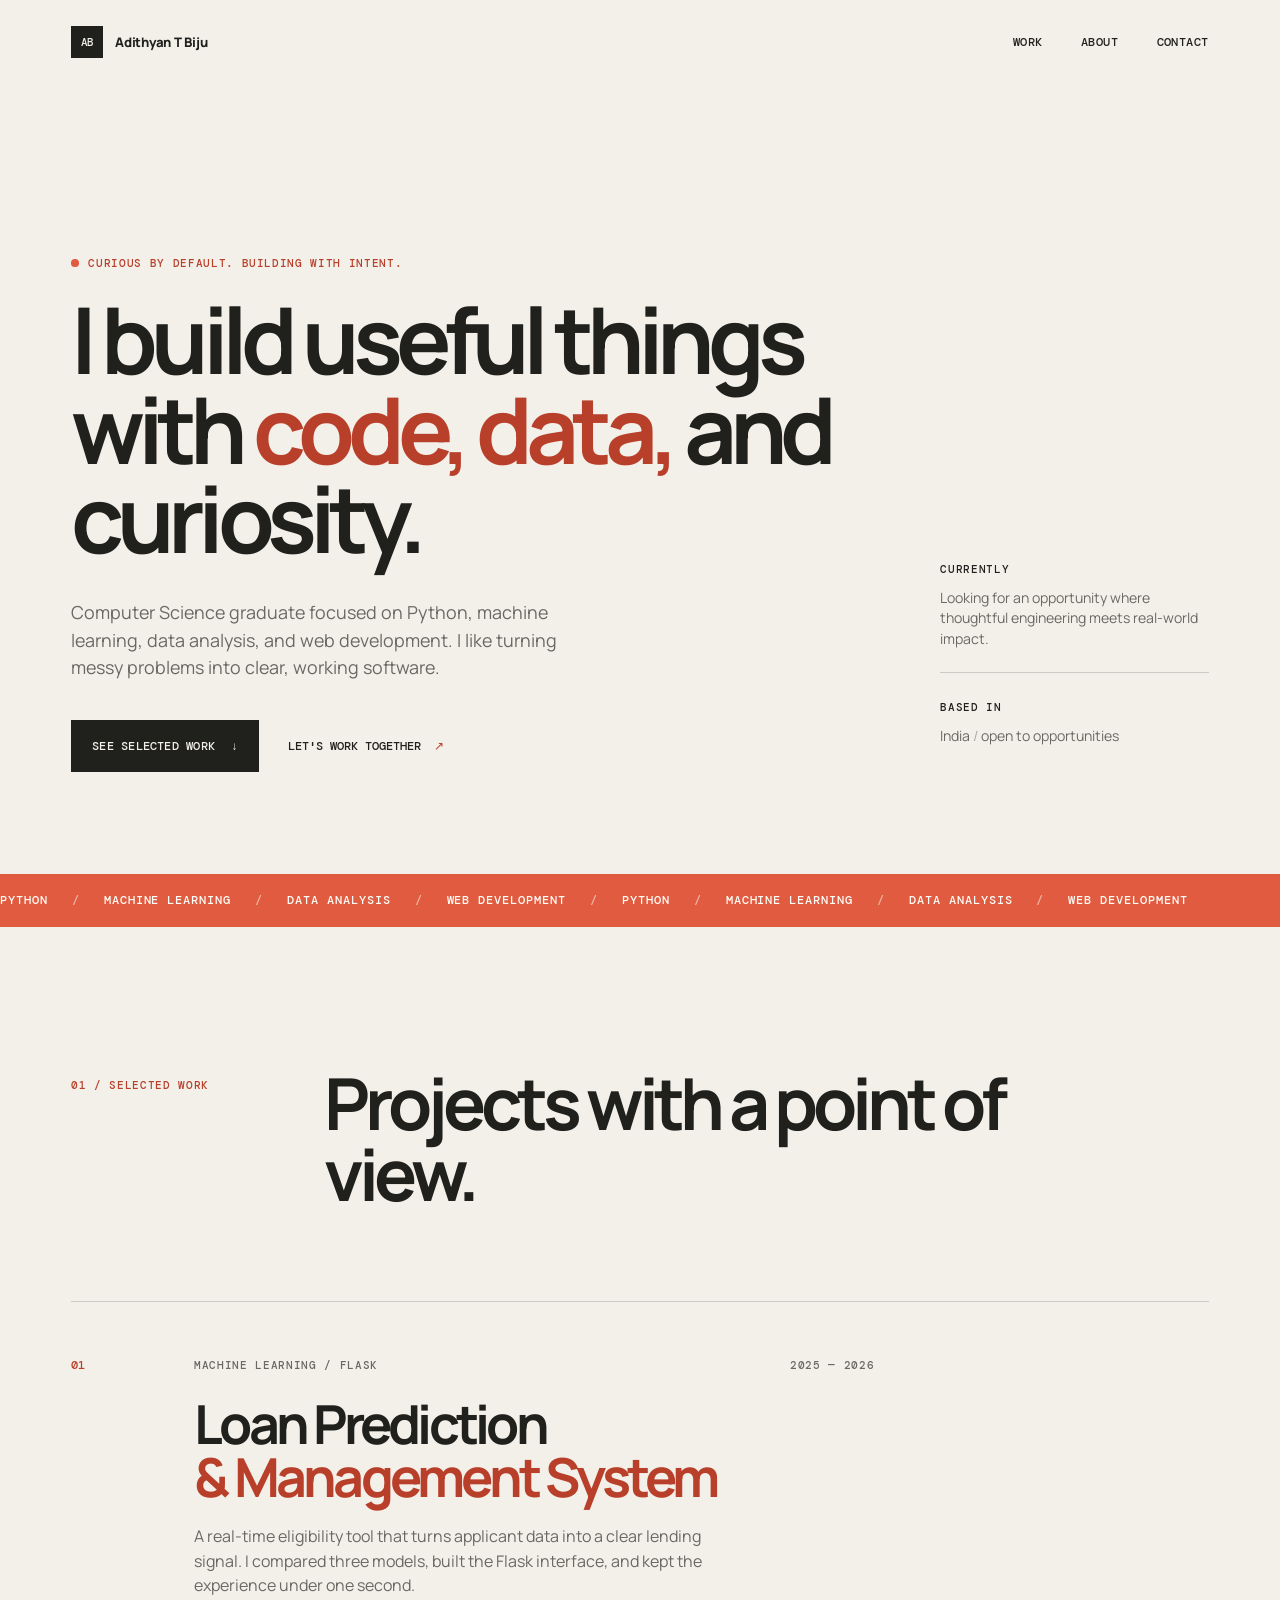
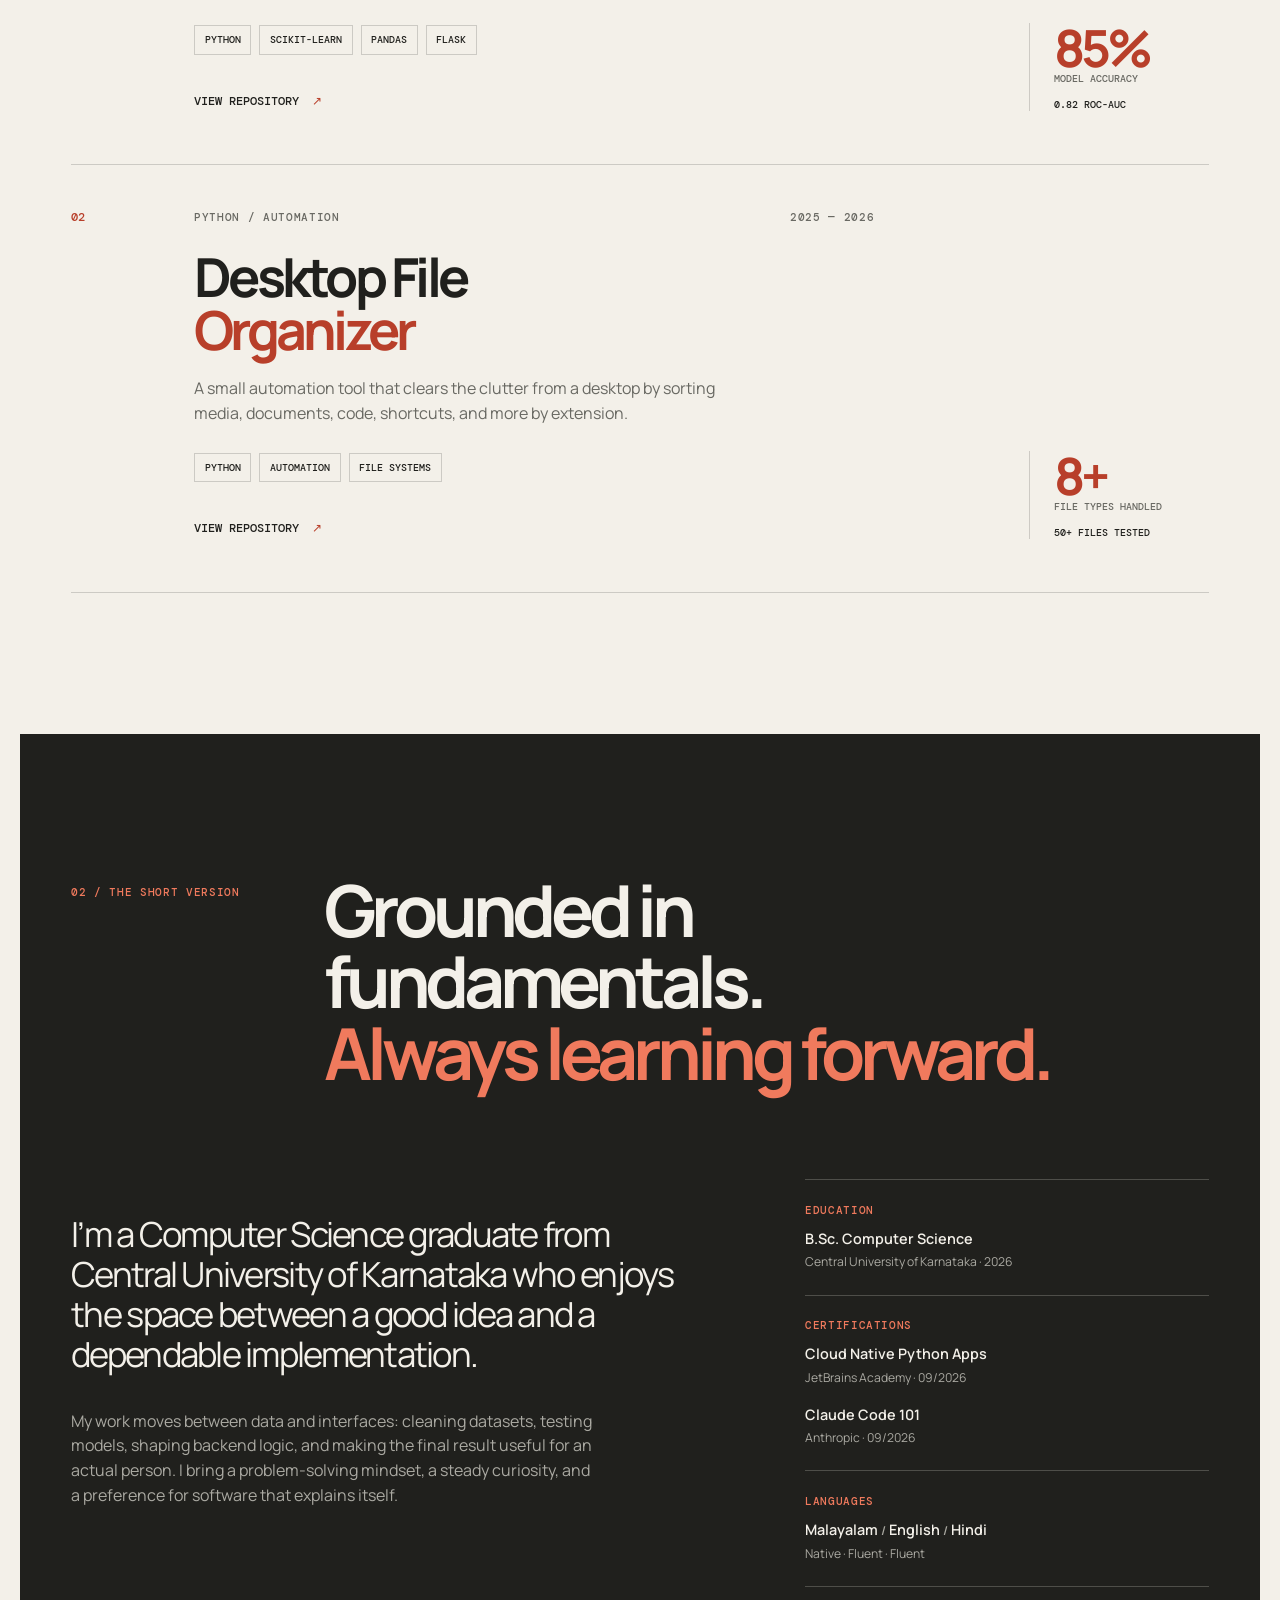
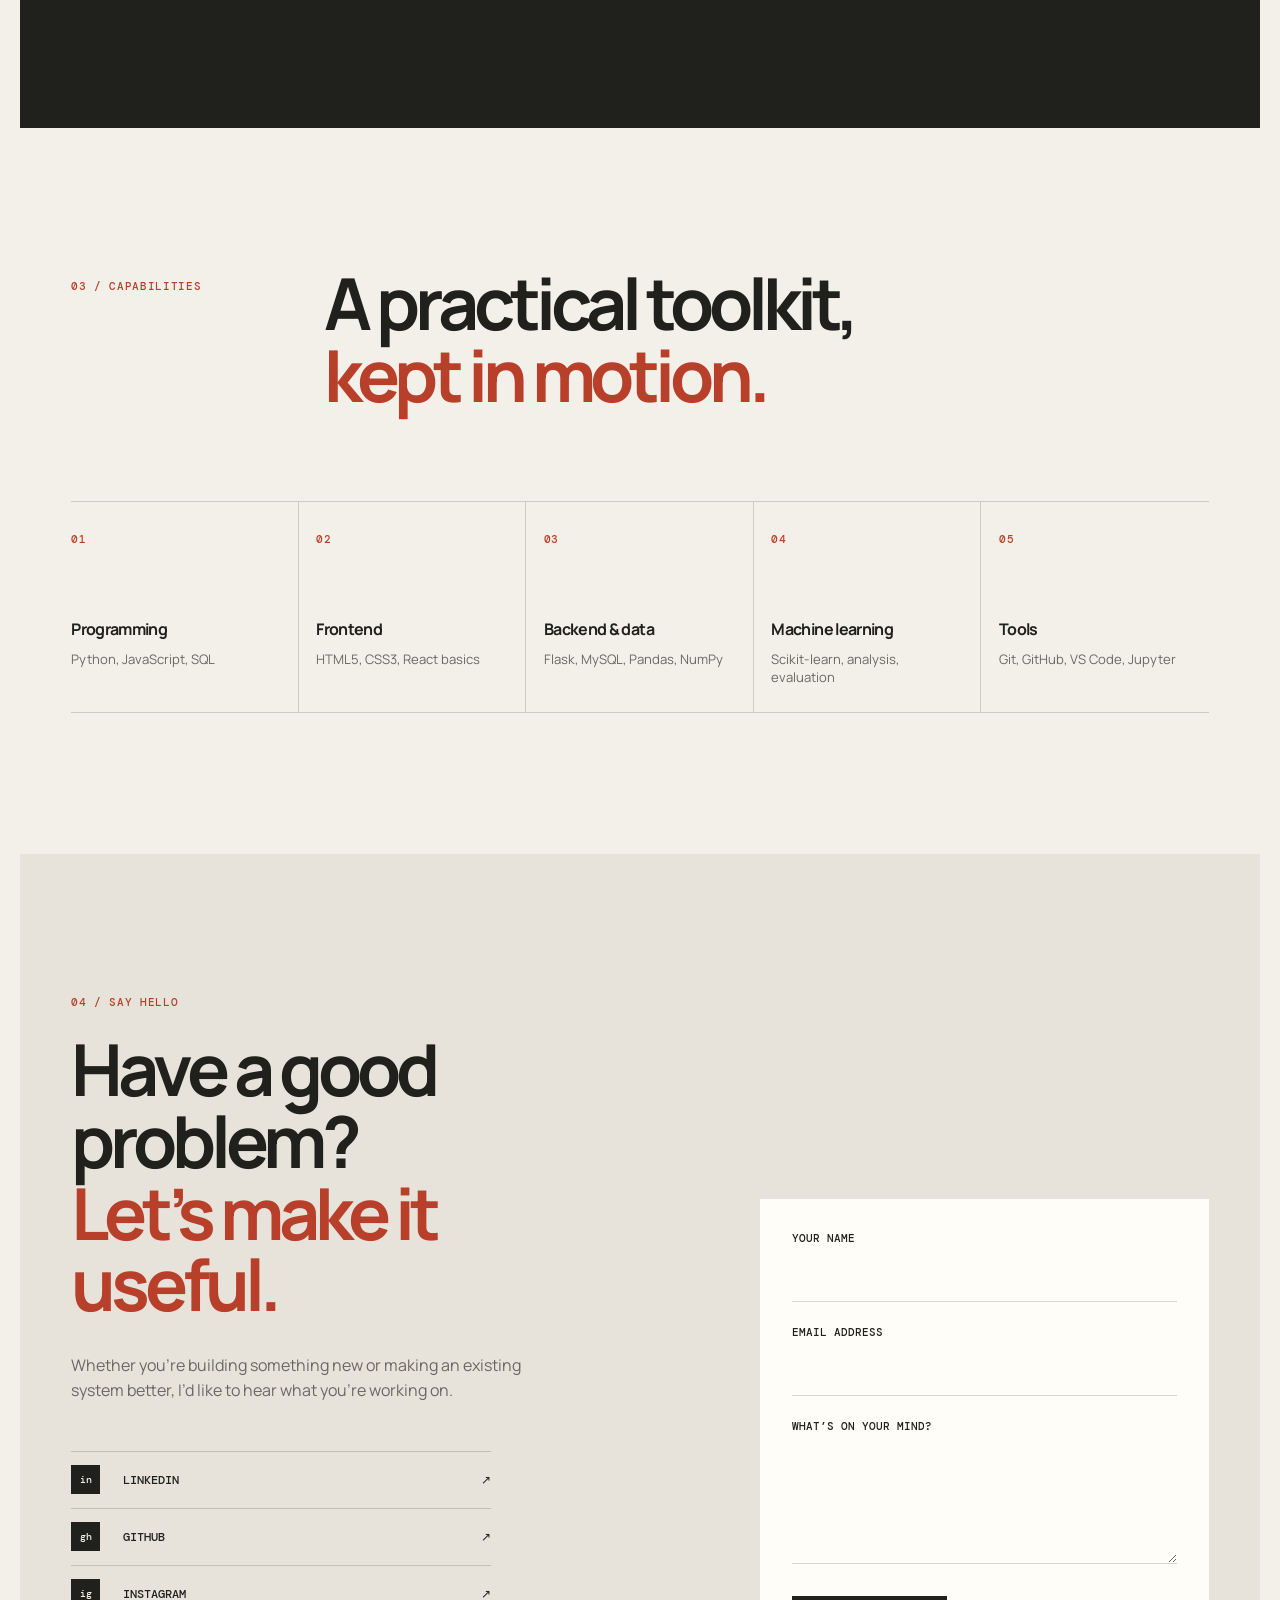
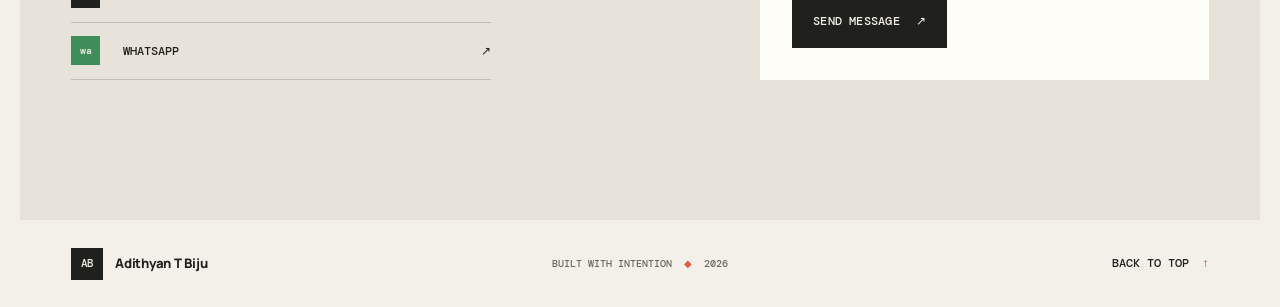
<file: index.html>
<!doctype html>
<html lang="en">
<head>
  <meta charset="utf-8">
  <meta name="viewport" content="width=device-width, initial-scale=1">
  <meta name="description" content="Adithyan T Biju is a Computer Science graduate building practical software with Python, machine learning, data, and the web.">
  <title>Adithyan T Biju | Dev</title>
  <link rel="preconnect" href="https://fonts.googleapis.com">
  <link rel="preconnect" href="https://fonts.gstatic.com" crossorigin>
  <link href="https://fonts.googleapis.com/css2?family=DM+Mono:wght@400;500&family=Manrope:wght@400;500;600;700;800&display=swap" rel="stylesheet">
  <link rel="stylesheet" href="styles.css">
  <script src="script.js" defer></script>
</head>
<body>
  <div class="site-shell">
    <header class="site-header">
      <a class="brand" href="#top" aria-label="Adithyan T Biju home">
        <span class="brand-mark">AB</span>
        <span>Adithyan T Biju</span>
      </a>
      <button class="menu-toggle" type="button" aria-expanded="false" aria-controls="site-nav">
        <span class="menu-toggle-label">Menu</span>
        <span class="menu-toggle-icon" aria-hidden="true"><span></span><span></span></span>
      </button>
      <nav class="site-nav" id="site-nav" aria-label="Primary navigation">
        <a href="#work">Work</a>
        <a href="#about">About</a>
        <a href="#contact">Contact</a>
      </nav>
    </header>

    <main id="top">
      <section class="hero section-pad" aria-labelledby="hero-title">
        <div class="hero-intro reveal">
          <p class="eyebrow"><span class="eyebrow-dot"></span> Curious by default. Building with intent.</p>
          <h1 id="hero-title">I build useful things with <em>code, data,</em> and curiosity.</h1>
          <p class="hero-copy">Computer Science graduate focused on Python, machine learning, data analysis, and web development. I like turning messy problems into clear, working software.</p>
          <div class="hero-actions">
            <a class="button button-primary" href="#work">See selected work <span aria-hidden="true">&#8595;</span></a>
            <a class="text-link" href="#contact">Let's work together <span aria-hidden="true">&#8599;</span></a>
          </div>
        </div>
        <div class="hero-meta reveal reveal-delay-1" aria-label="Profile highlights">
          <span class="meta-label">Currently</span>
          <p>Looking for an opportunity where thoughtful engineering meets real-world impact.</p>
          <span class="meta-line"></span>
          <span class="meta-label">Based in</span>
          <p>India <span class="muted">/</span> open to opportunities</p>
        </div>
      </section>

      <section class="ticker" aria-label="Areas of focus">
        <div class="ticker-track">
          <span>Python</span><i aria-hidden="true">/</i><span>Machine learning</span><i aria-hidden="true">/</i><span>Data analysis</span><i aria-hidden="true">/</i><span>Web development</span><i aria-hidden="true">/</i><span>Python</span><i aria-hidden="true">/</i><span>Machine learning</span><i aria-hidden="true">/</i><span>Data analysis</span><i aria-hidden="true">/</i><span>Web development</span>
        </div>
      </section>

      <section class="work section-pad" id="work" aria-labelledby="work-title">
        <div class="section-heading reveal">
          <p class="eyebrow">01 / Selected work</p>
          <h2 id="work-title">Projects with a point of view.</h2>
        </div>
        <div class="project-list">
          <article class="project project-featured reveal">
            <div class="project-number">01</div>
            <div class="project-body">
              <div class="project-topline"><span>Machine learning / Flask</span><span>2025 — 2026</span></div>
              <h3>Loan Prediction<br><em>&amp; Management System</em></h3>
              <p>A real-time eligibility tool that turns applicant data into a clear lending signal. I compared three models, built the Flask interface, and kept the experience under one second.</p>
              <ul class="project-tags" aria-label="Technologies used">
                <li>Python</li><li>Scikit-learn</li><li>Pandas</li><li>Flask</li>
              </ul>
              <a class="project-link" href="https://github.com/AlwaysSanji/loan_prediction_and_management" target="_blank" rel="noopener noreferrer">View repository <span aria-hidden="true">&#8599;</span></a>
            </div>
            <div class="project-stat"><strong>85%</strong><span>model accuracy</span><small>0.82 ROC-AUC</small></div>
          </article>
          <article class="project reveal">
            <div class="project-number">02</div>
            <div class="project-body">
              <div class="project-topline"><span>Python / Automation</span><span>2025 — 2026</span></div>
              <h3>Desktop File<br><em>Organizer</em></h3>
              <p>A small automation tool that clears the clutter from a desktop by sorting media, documents, code, shortcuts, and more by extension.</p>
              <ul class="project-tags" aria-label="Technologies used">
                <li>Python</li><li>Automation</li><li>File systems</li>
              </ul>
              <a class="project-link" href="https://github.com/AlwaysSanji/DesktopAutomation" target="_blank" rel="noopener noreferrer">View repository <span aria-hidden="true">&#8599;</span></a>
            </div>
            <div class="project-stat"><strong>8+</strong><span>file types handled</span><small>50+ files tested</small></div>
          </article>
        </div>
      </section>

      <section class="about section-pad" id="about" aria-labelledby="about-title">
        <div class="section-heading reveal">
          <p class="eyebrow">02 / The short version</p>
          <h2 id="about-title">Grounded in fundamentals.<br><em>Always learning forward.</em></h2>
        </div>
        <div class="about-grid">
          <div class="about-copy reveal">
            <p class="large-copy">I’m a Computer Science graduate from Central University of Karnataka who enjoys the space between a good idea and a dependable implementation.</p>
            <p>My work moves between data and interfaces: cleaning datasets, testing models, shaping backend logic, and making the final result useful for an actual person. I bring a problem-solving mindset, a steady curiosity, and a preference for software that explains itself.</p>
          </div>
          <div class="about-details reveal reveal-delay-1">
            <div class="detail-block"><span class="detail-label">Education</span><strong>B.Sc. Computer Science</strong><span>Central University of Karnataka · 2026</span></div>
            <div class="detail-block"><span class="detail-label">Certifications</span><strong>Cloud Native Python Apps</strong><span>JetBrains Academy · 09/2026</span><strong>Claude Code 101</strong><span>Anthropic · 09/2026</span></div>
            <div class="detail-block"><span class="detail-label">Languages</span><strong>Malayalam <span class="muted">/</span> English <span class="muted">/</span> Hindi</strong><span>Native · Fluent · Fluent</span></div>
          </div>
        </div>
      </section>

      <section class="capabilities section-pad" aria-labelledby="capabilities-title">
        <div class="section-heading reveal">
          <p class="eyebrow">03 / Capabilities</p>
          <h2 id="capabilities-title">A practical toolkit,<br><em>kept in motion.</em></h2>
        </div>
        <div class="capability-grid reveal">
          <div class="capability"><span class="capability-index">01</span><h3>Programming</h3><p>Python, JavaScript, SQL</p></div>
          <div class="capability"><span class="capability-index">02</span><h3>Frontend</h3><p>HTML5, CSS3, React basics</p></div>
          <div class="capability"><span class="capability-index">03</span><h3>Backend &amp; data</h3><p>Flask, MySQL, Pandas, NumPy</p></div>
          <div class="capability"><span class="capability-index">04</span><h3>Machine learning</h3><p>Scikit-learn, analysis, evaluation</p></div>
          <div class="capability"><span class="capability-index">05</span><h3>Tools</h3><p>Git, GitHub, VS Code, Jupyter</p></div>
        </div>
      </section>

      <section class="contact section-pad" id="contact" aria-labelledby="contact-title">
        <div class="contact-heading reveal">
          <p class="eyebrow">04 / Say hello</p>
          <h2 id="contact-title">Have a good problem?<br><em>Let’s make it useful.</em></h2>
          <p>Whether you’re building something new or making an existing system better, I’d like to hear what you’re working on.</p>
          <div class="social-links" aria-label="Social profiles">
            <a href="https://www.linkedin.com/in/adithyan-t-biju-149b41265/" target="_blank" rel="noopener noreferrer"><span class="social-icon" aria-hidden="true">in</span><span>LinkedIn</span><span aria-hidden="true">&#8599;</span></a>
            <a href="https://github.com/AlwaysSanji" target="_blank" rel="noopener noreferrer"><span class="social-icon" aria-hidden="true">GH</span><span>GitHub</span><span aria-hidden="true">&#8599;</span></a>
            <a href="https://www.instagram.com/adithyantbiju/" target="_blank" rel="noopener noreferrer"><span class="social-icon" aria-hidden="true">ig</span><span>Instagram</span><span aria-hidden="true">&#8599;</span></a>
            <a href="https://wa.me/919383406399" target="_blank" rel="noopener noreferrer"><span class="social-icon social-icon-wa" aria-hidden="true">WA</span><span>WhatsApp</span><span aria-hidden="true">&#8599;</span></a>
          </div>
        </div>
        <div class="contact-form-wrap reveal reveal-delay-1">
          <form class="contact-form" name="contact" method="POST" action="/thank-you.html" data-netlify="true" netlify-honeypot="bot-field">
            <input type="hidden" name="form-name" value="contact">
            <p class="hidden-field"><label>Don’t fill this out if you’re human: <input name="bot-field"></label></p>
            <div class="field-row"><label for="name">Your name</label><input id="name" name="name" type="text" autocomplete="name" required></div>
            <div class="field-row"><label for="email">Email address</label><input id="email" name="email" type="email" autocomplete="email" required></div>
            <div class="field-row"><label for="message">What’s on your mind?</label><textarea id="message" name="message" rows="4" required></textarea></div>
            <div class="form-footer"><button class="button button-primary" type="submit">Send message <span aria-hidden="true">&#8599;</span></button><p class="form-status" role="status" aria-live="polite"></p></div>
          </form>
        </div>
      </section>
    </main>

    <footer class="site-footer">
      <a class="brand" href="#top"><span class="brand-mark">AB</span><span>Adithyan T Biju</span></a>
      <p>Built with intention <span aria-hidden="true">&#9670;</span> 2026</p>
      <a class="back-to-top" href="#top">Back to top <span aria-hidden="true">&#8593;</span></a>
    </footer>
  </div>
</body>
</html>
</file>
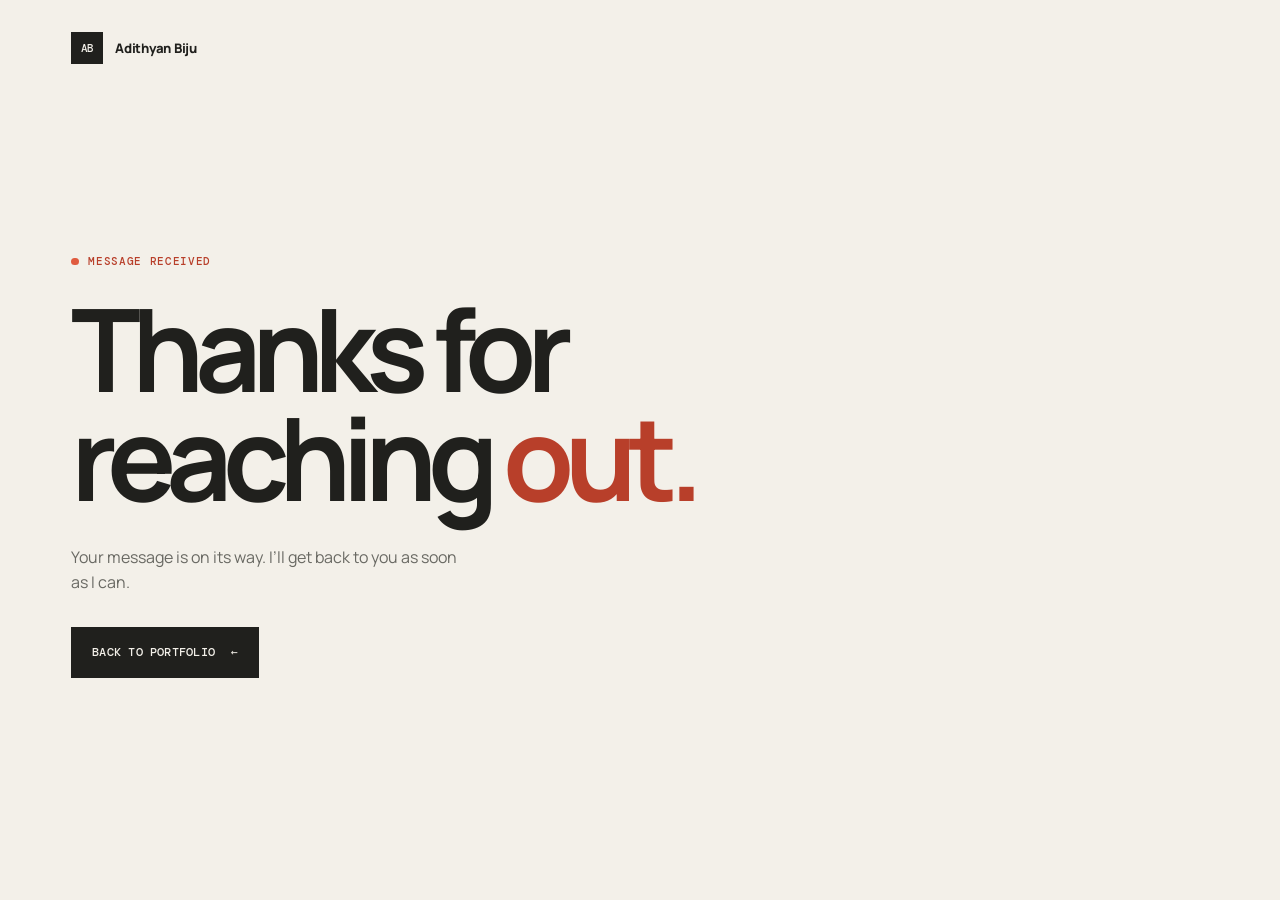
<file: thank-you.html>
<!doctype html>
<html lang="en">
<head>
  <meta charset="utf-8">
  <meta name="viewport" content="width=device-width, initial-scale=1">
  <meta name="description" content="Thank you for contacting Adithyan Biju.">
  <title>Message sent | Adithyan Biju</title>
  <link rel="preconnect" href="https://fonts.googleapis.com">
  <link rel="preconnect" href="https://fonts.gstatic.com" crossorigin>
  <link href="https://fonts.googleapis.com/css2?family=DM+Mono:wght@400;500&family=Manrope:wght@400;500;600;700;800&display=swap" rel="stylesheet">
  <link rel="stylesheet" href="styles.css">
</head>
<body>
  <main class="thank-you-page">
    <a class="brand" href="index.html"><span class="brand-mark">AB</span><span>Adithyan Biju</span></a>
    <div class="thank-you-content">
      <p class="eyebrow"><span class="eyebrow-dot"></span> Message received</p>
      <h1>Thanks for reaching <em>out.</em></h1>
      <p>Your message is on its way. I’ll get back to you as soon as I can.</p>
      <a class="button button-primary" href="index.html">Back to portfolio <span aria-hidden="true">&#8592;</span></a>
    </div>
  </main>
  <style>
    .thank-you-page { min-height: 100vh; width: min(100%, 1240px); margin: 0 auto; padding: 2rem clamp(1.25rem, 4vw, 4.5rem); display: flex; flex-direction: column; }
    .thank-you-content { margin: auto 0; padding: 8rem 0; }
    .thank-you-content h1 { max-width: 800px; margin: 0; font-size: clamp(3.5rem, 9vw, 8rem); line-height: .95; letter-spacing: -.08em; }
    .thank-you-content h1 em { color: var(--signal-dark); font-style: normal; }
    .thank-you-content > p:not(.eyebrow) { max-width: 400px; margin: 2rem 0; color: var(--ink-soft); }
  </style>
</body>
</html>
</file>
<file: styles.css>
:root {
  --ink: #20201d;
  --ink-soft: #696963;
  --paper: #f3f0e9;
  --paper-deep: #e7e3da;
  --signal: #e05b3f;
  --signal-dark: #b83f2a;
  --line: rgba(32, 32, 29, 0.18);
  --white: #fffdf8;
  --display: "Manrope", sans-serif;
  --mono: "DM Mono", monospace;
  --max-width: 1240px;
  --pad: clamp(1.25rem, 4vw, 4.5rem);
}

* { box-sizing: border-box; }
html { scroll-behavior: smooth; }
body { margin: 0; background: var(--paper); color: var(--ink); font-family: var(--display); font-size: 16px; line-height: 1.55; }
body::selection { background: var(--signal); color: var(--white); }
a { color: inherit; text-decoration: none; }
button, input, textarea { font: inherit; }
button, a { -webkit-tap-highlight-color: transparent; }
.site-shell { overflow: hidden; }
.site-header, main > section, .site-footer { width: min(100%, var(--max-width)); margin: 0 auto; }
.site-header { min-height: 84px; padding: 1.5rem var(--pad); display: flex; align-items: center; justify-content: space-between; position: relative; z-index: 10; }
.brand { display: inline-flex; align-items: center; gap: 0.75rem; font-size: 0.82rem; font-weight: 800; letter-spacing: -0.02em; }
.brand-mark { width: 2rem; height: 2rem; display: grid; place-items: center; background: var(--ink); color: var(--paper); font: 500 0.67rem/1 var(--mono); letter-spacing: -0.08em; }
.site-nav { display: flex; align-items: center; gap: clamp(1.4rem, 3vw, 3.5rem); font: 500 0.72rem var(--mono); text-transform: uppercase; letter-spacing: 0.04em; }
.site-nav a, .text-link, .project-link, .back-to-top { transition: color 180ms ease; }
.site-nav a:hover, .site-nav a:focus-visible, .text-link:hover, .text-link:focus-visible, .project-link:hover, .project-link:focus-visible, .back-to-top:hover, .back-to-top:focus-visible { color: var(--signal-dark); }
.menu-toggle { display: none; background: none; border: 0; color: var(--ink); padding: 0; cursor: pointer; }
.menu-toggle-label { font: 500 0.72rem var(--mono); text-transform: uppercase; }
.menu-toggle-icon { width: 1.4rem; display: inline-flex; flex-direction: column; gap: 0.25rem; margin-left: 0.5rem; vertical-align: middle; }
.menu-toggle-icon span { display: block; height: 1px; width: 100%; background: currentColor; transition: transform 180ms ease; }
.section-pad { padding: clamp(5rem, 11vw, 10.5rem) var(--pad); }
.hero { min-height: min(790px, calc(100vh - 84px)); display: grid; grid-template-columns: minmax(0, 1.5fr) minmax(190px, 0.5fr); align-items: end; gap: 4rem; padding-top: clamp(4rem, 9vw, 8rem); padding-bottom: clamp(4rem, 8vw, 7rem); }
.eyebrow, .meta-label, .project-topline, .detail-label, .capability-index { font: 500 0.68rem/1.3 var(--mono); letter-spacing: 0.06em; text-transform: uppercase; }
.eyebrow { display: flex; align-items: center; gap: 0.6rem; color: var(--signal-dark); margin: 0 0 1.6rem; }
.eyebrow-dot { display: block; width: 0.48rem; height: 0.48rem; background: var(--signal); border-radius: 50%; }
.hero h1 { max-width: 890px; margin: 0; font-size: clamp(3rem, 7.2vw, 7rem); line-height: 0.97; letter-spacing: -0.075em; font-weight: 700; }
h1 em, h2 em, h3 em { color: var(--signal-dark); font-style: normal; }
.hero-copy { max-width: 520px; margin: 2.2rem 0 0; color: var(--ink-soft); font-size: clamp(1rem, 1.4vw, 1.2rem); line-height: 1.55; }
.hero-actions { display: flex; align-items: center; flex-wrap: wrap; gap: 1.8rem; margin-top: 2.4rem; }
.button { display: inline-flex; align-items: center; justify-content: center; gap: 1rem; min-height: 3.2rem; padding: 0.75rem 1.25rem; border: 1px solid transparent; font: 500 0.72rem var(--mono); text-transform: uppercase; letter-spacing: 0.02em; cursor: pointer; transition: background 180ms ease, color 180ms ease, transform 180ms ease; }
.button:hover, .button:focus-visible { transform: translateY(-2px); }
.button-primary { background: var(--ink); color: var(--paper); }
.button-primary:hover, .button-primary:focus-visible { background: var(--signal); color: var(--white); }
.text-link, .project-link, .back-to-top { font: 500 0.72rem var(--mono); text-transform: uppercase; }
.text-link span, .project-link span, .back-to-top span { color: var(--signal-dark); margin-left: 0.35rem; }
.hero-meta { align-self: end; padding-bottom: 0.2rem; color: var(--ink-soft); font-size: 0.88rem; }
.hero-meta p { margin: 0.55rem 0 1.4rem; line-height: 1.45; }
.meta-label { color: var(--ink); }
.meta-line { display: block; width: 100%; height: 1px; margin-bottom: 1.4rem; background: var(--line); }
.muted { color: #aaa9a2; }
.ticker { width: 100%; max-width: none; background: var(--signal); color: var(--white); padding: 1.15rem 0; overflow: hidden; }
.ticker-track { display: flex; width: max-content; align-items: center; gap: 1.5rem; animation: ticker 32s linear infinite; font: 500 0.75rem var(--mono); text-transform: uppercase; letter-spacing: 0.08em; }
.ticker i { color: rgba(255, 253, 248, 0.55); font-style: normal; }
@keyframes ticker { to { transform: translateX(-50%); } }
.section-heading { display: grid; grid-template-columns: minmax(130px, 0.25fr) minmax(0, 1fr); gap: 2rem; align-items: start; }
.section-heading .eyebrow { margin-top: 0.65rem; }
h2 { margin: 0; max-width: 800px; font-size: clamp(2.6rem, 5.6vw, 5.6rem); line-height: 1; letter-spacing: -0.07em; font-weight: 700; }
.work { background: var(--paper); }
.project-list { margin-top: clamp(3.5rem, 7vw, 6.5rem); border-top: 1px solid var(--line); }
.project { display: grid; grid-template-columns: 8% minmax(0, 1fr) 180px; gap: 2rem; padding: 2.8rem 0 3.3rem; border-bottom: 1px solid var(--line); }
.project-featured { padding-top: 3.5rem; }
.project-number { color: var(--signal-dark); font: 500 0.72rem var(--mono); }
.project-body { max-width: 680px; }
.project-topline { display: flex; justify-content: space-between; gap: 1rem; color: var(--ink-soft); }
.project h3 { margin: 1.6rem 0 1.25rem; font-size: clamp(2rem, 4.2vw, 4.3rem); line-height: 0.99; letter-spacing: -0.07em; }
.project p { max-width: 550px; margin: 0; color: var(--ink-soft); }
.project-tags { display: flex; flex-wrap: wrap; gap: 0.5rem; list-style: none; margin: 1.7rem 0 2rem; padding: 0; }
.project-tags li { padding: 0.45rem 0.6rem; border: 1px solid var(--line); font: 500 0.62rem var(--mono); text-transform: uppercase; }
.project-stat { align-self: end; border-left: 1px solid var(--line); padding-left: 1.5rem; display: flex; flex-direction: column; }
.project-stat strong { color: var(--signal-dark); font-size: clamp(2.4rem, 4vw, 4.2rem); line-height: 0.95; letter-spacing: -0.08em; }
.project-stat span, .project-stat small { color: var(--ink-soft); font: 500 0.64rem var(--mono); text-transform: uppercase; }
.project-stat small { margin-top: 0.85rem; color: var(--ink); }
.about { background: var(--ink); color: var(--paper); }
.about .eyebrow, .about h2 em { color: #f07a5d; }
.about .muted { color: #62625d; }
.about-grid { display: grid; grid-template-columns: minmax(0, 1.2fr) minmax(250px, 0.8fr); gap: clamp(3rem, 10vw, 10rem); margin-top: clamp(3.5rem, 7vw, 6rem); }
.large-copy { max-width: 670px; color: var(--paper); font-size: clamp(1.5rem, 2.7vw, 2.6rem); line-height: 1.16; letter-spacing: -0.05em; }
.about-copy > p:not(.large-copy) { max-width: 530px; color: #aaa9a2; }
.about-details { border-top: 1px solid #4e4e49; }
.detail-block { display: grid; grid-template-columns: 1fr; gap: 0.2rem; padding: 1.4rem 0; border-bottom: 1px solid #4e4e49; }
.detail-label { color: #f07a5d; margin-bottom: 0.5rem; }
.detail-block strong { font-size: 0.9rem; font-weight: 600; }
.detail-block span:not(.detail-label) { color: #aaa9a2; font-size: 0.76rem; }
.detail-block strong + span + strong { margin-top: 0.8rem; }
.capability-grid { display: grid; grid-template-columns: repeat(5, 1fr); margin-top: clamp(3.5rem, 7vw, 6rem); border-top: 1px solid var(--line); border-bottom: 1px solid var(--line); }
.capability { min-height: 200px; padding: 1.4rem 1.1rem 1.6rem 0; border-right: 1px solid var(--line); }
.capability + .capability { padding-left: 1.1rem; }
.capability:last-child { border-right: 0; }
.capability-index { color: var(--signal-dark); }
.capability h3 { margin: 4.2rem 0 0.5rem; font-size: 1rem; letter-spacing: -0.04em; }
.capability p { margin: 0; color: var(--ink-soft); font-size: 0.82rem; line-height: 1.4; }
.contact { display: grid; grid-template-columns: minmax(0, 1fr) minmax(300px, 0.8fr); gap: clamp(3rem, 10vw, 9rem); background: var(--paper-deep); }
.contact-heading > p:not(.eyebrow) { max-width: 460px; margin-top: 2rem; color: var(--ink-soft); }
.social-links { display: grid; max-width: 420px; margin-top: 3rem; border-top: 1px solid var(--line); }
.social-links a { display: grid; grid-template-columns: 2.5rem 1fr auto; gap: 0.75rem; align-items: center; padding: 0.85rem 0; border-bottom: 1px solid var(--line); font: 500 0.75rem var(--mono); text-transform: uppercase; transition: color 180ms ease, padding 180ms ease; }
.social-links a:hover, .social-links a:focus-visible { padding-left: 0.5rem; color: var(--signal-dark); }
.social-icon { width: 1.8rem; height: 1.8rem; display: grid; place-items: center; background: var(--ink); color: var(--paper); font: 500 0.6rem var(--mono); text-transform: lowercase; }
.social-icon-wa { background: #3f8d5b; }
.contact-form-wrap { align-self: end; }
.contact-form { padding: 2rem; background: var(--white); }
.field-row { display: grid; gap: 0.55rem; margin-bottom: 1.45rem; }
.field-row label { font: 500 0.68rem var(--mono); text-transform: uppercase; }
.field-row input, .field-row textarea { width: 100%; padding: 0.7rem 0; border: 0; border-bottom: 1px solid var(--line); border-radius: 0; background: transparent; color: var(--ink); outline: 0; resize: vertical; transition: border-color 180ms ease; }
.field-row input:focus, .field-row textarea:focus { border-color: var(--signal); }
.form-footer { display: flex; align-items: center; justify-content: space-between; flex-wrap: wrap; gap: 1rem; margin-top: 2rem; }
.form-status { max-width: 230px; margin: 0; color: var(--signal-dark); font-size: 0.75rem; }
.hidden-field { position: absolute; width: 1px; height: 1px; padding: 0; margin: -1px; overflow: hidden; clip: rect(0, 0, 0, 0); white-space: nowrap; border: 0; }
.site-footer { display: grid; grid-template-columns: 1fr auto 1fr; align-items: center; gap: 1rem; padding: 1.7rem var(--pad); font-size: 0.7rem; }
.site-footer p { margin: 0; color: var(--ink-soft); font: 500 0.62rem var(--mono); text-transform: uppercase; text-align: center; }
.site-footer p span { color: var(--signal); padding: 0 0.4rem; }
.back-to-top { justify-self: end; }
.reveal { opacity: 0; transform: translateY(1.5rem); transition: opacity 700ms ease, transform 700ms cubic-bezier(.2,.7,.2,1); }
.reveal.is-visible { opacity: 1; transform: none; }
.reveal-delay-1 { transition-delay: 120ms; }
:focus-visible { outline: 2px solid var(--signal); outline-offset: 4px; }

@media (max-width: 800px) {
  .site-header { min-height: 72px; }
  .menu-toggle { display: block; }
  .site-nav { position: absolute; top: 72px; left: var(--pad); right: var(--pad); display: none; flex-direction: column; align-items: flex-start; gap: 1.2rem; padding: 1.5rem; background: var(--ink); color: var(--paper); }
  .site-nav.is-open { display: flex; }
  .hero { min-height: auto; grid-template-columns: 1fr; gap: 4rem; }
  .hero-meta { max-width: 280px; }
  .section-heading { grid-template-columns: 1fr; gap: 1.5rem; }
  .section-heading .eyebrow { margin-top: 0; }
  .project { grid-template-columns: 2.5rem minmax(0, 1fr); gap: 1rem; }
  .project-stat { grid-column: 2; border-left: 0; border-top: 1px solid var(--line); padding: 1.4rem 0 0; flex-direction: row; align-items: baseline; gap: 0.7rem; }
  .project-stat small { margin: 0 0 0 0.5rem; }
  .about-grid, .contact { grid-template-columns: 1fr; gap: 3.5rem; }
  .capability-grid { grid-template-columns: repeat(2, 1fr); }
  .capability:nth-child(2n) { border-right: 0; }
  .capability:nth-child(n + 3) { border-top: 1px solid var(--line); }
  .capability:nth-child(3) { padding-left: 0; }
  .capability:nth-child(4) { padding-left: 1.1rem; }
  .capability:last-child { grid-column: span 2; border-right: 0; }
  .site-footer { grid-template-columns: 1fr 1fr; }
  .site-footer p { display: none; }
}

@media (max-width: 500px) {
  .hero h1 { font-size: clamp(2.85rem, 15vw, 4.5rem); }
  .hero-actions { align-items: flex-start; flex-direction: column; gap: 1.25rem; }
  .project-topline { flex-direction: column; gap: 0.35rem; }
  .project h3 { font-size: 2.35rem; }
  .project-stat strong { font-size: 2.7rem; }
  .project-stat { flex-wrap: wrap; }
  .project-stat span { align-self: center; }
  .contact-form { padding: 1.35rem; }
  .form-footer { align-items: flex-start; flex-direction: column; }
  .site-footer { padding-top: 1.3rem; padding-bottom: 1.3rem; }
}

@media (prefers-reduced-motion: reduce) {
  *, *::before, *::after { scroll-behavior: auto !important; animation-duration: 0.01ms !important; animation-iteration-count: 1 !important; transition-duration: 0.01ms !important; }
  .reveal { opacity: 1; transform: none; }
}
</file>
